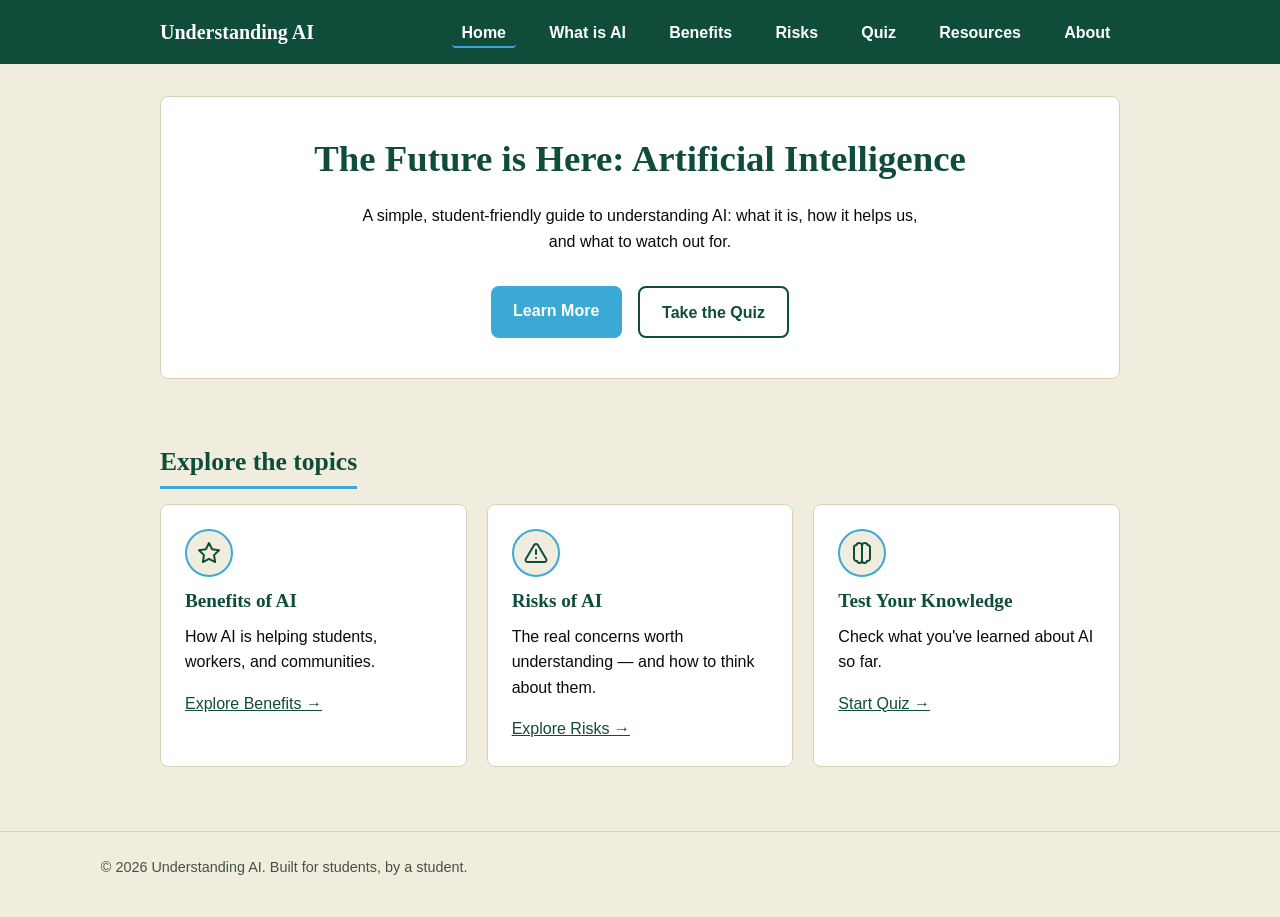
<file: index.html>
<!DOCTYPE html>
<html lang="en">
<head>
  <meta charset="UTF-8">
  <meta name="viewport" content="width=device-width, initial-scale=1.0">
  <title>Understanding AI | Home</title>
  <link rel="stylesheet" href="style.css">
</head>
<body>

  <header class="site-header">
    <nav class="nav" aria-label="Main navigation">
      <a href="index.html" class="nav__brand">Understanding AI</a>
      <ul class="nav__links">
        <li><a href="index.html" aria-current="page">Home</a></li>
        <li><a href="what-is-ai.html">What is AI</a></li>
        <li><a href="benefits.html">Benefits</a></li>
        <li><a href="risks.html">Risks</a></li>
        <li><a href="quiz.html">Quiz</a></li>
        <li><a href="resources.html">Resources</a></li>
        <li><a href="about.html">About</a></li>
      </ul>
    </nav>
  </header>

  <main>
    <!-- HERO -->
    <section class="hero">
      <h1>The Future is Here: Artificial Intelligence</h1>
      <p>A simple, student-friendly guide to understanding AI: what it is, how it helps us, and what to watch out for.</p>
      <div class="hero__actions">
        <a href="what-is-ai.html" class="btn">Learn More</a>
        <a href="quiz.html" class="btn btn--outline">Take the Quiz</a>
      </div>
    </section>

    <!-- TOPIC CARDS -->
    <section aria-labelledby="topics-heading">
      <h2 id="topics-heading">Explore the topics</h2>
      <div class="card-grid">

        <article class="card">
          <div class="card__icon" aria-hidden="true">
            <svg viewBox="0 0 24 24" fill="none" stroke-width="2" stroke-linecap="round" stroke-linejoin="round">
              <path d="m12 2 3.09 6.26L22 9.27l-5 4.87 1.18 6.88L12 17.77l-6.18 3.25L7 14.14 2 9.27l6.91-1.01L12 2Z"></path>
            </svg>
          </div>
          <h3>Benefits of AI</h3>
          <p>How AI is helping students, workers, and communities.</p>
          <a href="benefits.html">Explore Benefits &rarr;</a>
        </article>

        <article class="card">
          <div class="card__icon" aria-hidden="true">
            <svg viewBox="0 0 24 24" fill="none" stroke-width="2" stroke-linecap="round" stroke-linejoin="round">
              <path d="M10.29 3.86 1.82 18a2 2 0 0 0 1.71 3h16.94a2 2 0 0 0 1.71-3L13.71 3.86a2 2 0 0 0-3.42 0Z"></path>
              <path d="M12 9v4M12 17h.01"></path>
            </svg>
          </div>
          <h3>Risks of AI</h3>
          <p>The real concerns worth understanding — and how to think about them.</p>
          <a href="risks.html">Explore Risks &rarr;</a>
        </article>

        <article class="card">
          <div class="card__icon" aria-hidden="true">
            <svg viewBox="0 0 24 24" fill="none" stroke-width="2" stroke-linecap="round" stroke-linejoin="round">
              <path d="M9.5 2A2.5 2.5 0 0 1 12 4.5v15a2.5 2.5 0 0 1-4.96.44A2.5 2.5 0 0 1 4 17.5v-11A2.5 2.5 0 0 1 6.5 4a2.5 2.5 0 0 1 3-2Z"></path>
              <path d="M14.5 2A2.5 2.5 0 0 0 12 4.5v15a2.5 2.5 0 0 0 4.96.44A2.5 2.5 0 0 0 20 17.5v-11A2.5 2.5 0 0 0 17.5 4a2.5 2.5 0 0 0-3-2Z"></path>
            </svg>
          </div>
          <h3>Test Your Knowledge</h3>
          <p>Check what you've learned about AI so far.</p>
          <a href="quiz.html">Start Quiz &rarr;</a>
        </article>

      </div>
    </section>
  </main>

  <footer class="site-footer">
    <p>&copy; 2026 Understanding AI. Built for students, by a student.</p>
  </footer>

</body>
</html>
</file>
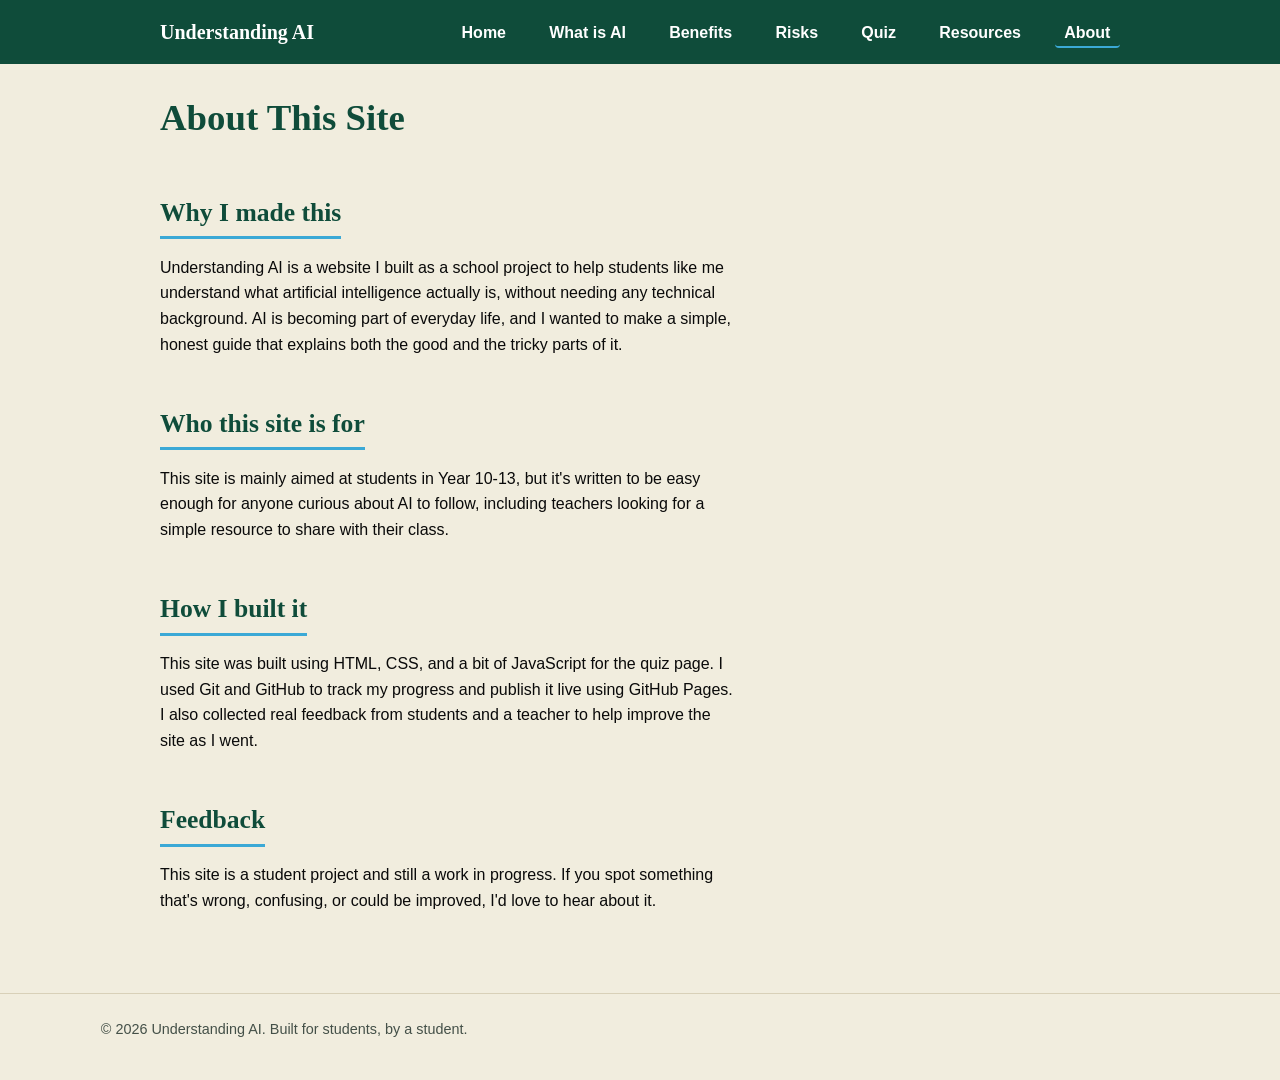
<file: about.html>
<!DOCTYPE html>
<html lang="en">
<head>
  <meta charset="UTF-8">
  <meta name="viewport" content="width=device-width, initial-scale=1.0">
  <title>About | Understanding AI</title>
  <link rel="stylesheet" href="style.css">
</head>
<body>
  <header class="site-header">
    <nav class="nav" aria-label="Main navigation">
      <a href="index.html" class="nav__brand">Understanding AI</a>
      <ul class="nav__links">
        <li><a href="index.html">Home</a></li>
        <li><a href="what-is-ai.html">What is AI</a></li>
        <li><a href="benefits.html">Benefits</a></li>
        <li><a href="risks.html">Risks</a></li>
        <li><a href="quiz.html">Quiz</a></li>
        <li><a href="resources.html">Resources</a></li>
        <li><a href="about.html" aria-current="page">About</a></li>
      </ul>
    </nav>
  </header>

  <main>
    <article>
      <h1>About This Site</h1>

      <section>
        <h2>Why I made this</h2>
        <p>Understanding AI is a website I built as a school project to help students like me
          understand what artificial intelligence actually is, without needing any technical
          background. AI is becoming part of everyday life, and I wanted to make a simple,
          honest guide that explains both the good and the tricky parts of it.</p>
      </section>

      <section>
        <h2>Who this site is for</h2>
        <p>This site is mainly aimed at students in Year 10-13, but it's written to be easy
          enough for anyone curious about AI to follow, including teachers looking for a
          simple resource to share with their class.</p>
      </section>

      <section>
        <h2>How I built it</h2>
        <p>This site was built using HTML, CSS, and a bit of JavaScript for the quiz page.
          I used Git and GitHub to track my progress and publish it live using GitHub Pages.
          I also collected real feedback from students and a teacher to help improve the site
          as I went.</p>
      </section>

      <section>
        <h2>Feedback</h2>
        <p>This site is a student project and still a work in progress. If you spot something
          that's wrong, confusing, or could be improved, I'd love to hear about it.</p>
      </section>
    </article>
  </main>

  <footer class="site-footer">
    <p>&copy; 2026 Understanding AI. Built for students, by a student.</p>
  </footer>
</body>
</html>
</file>
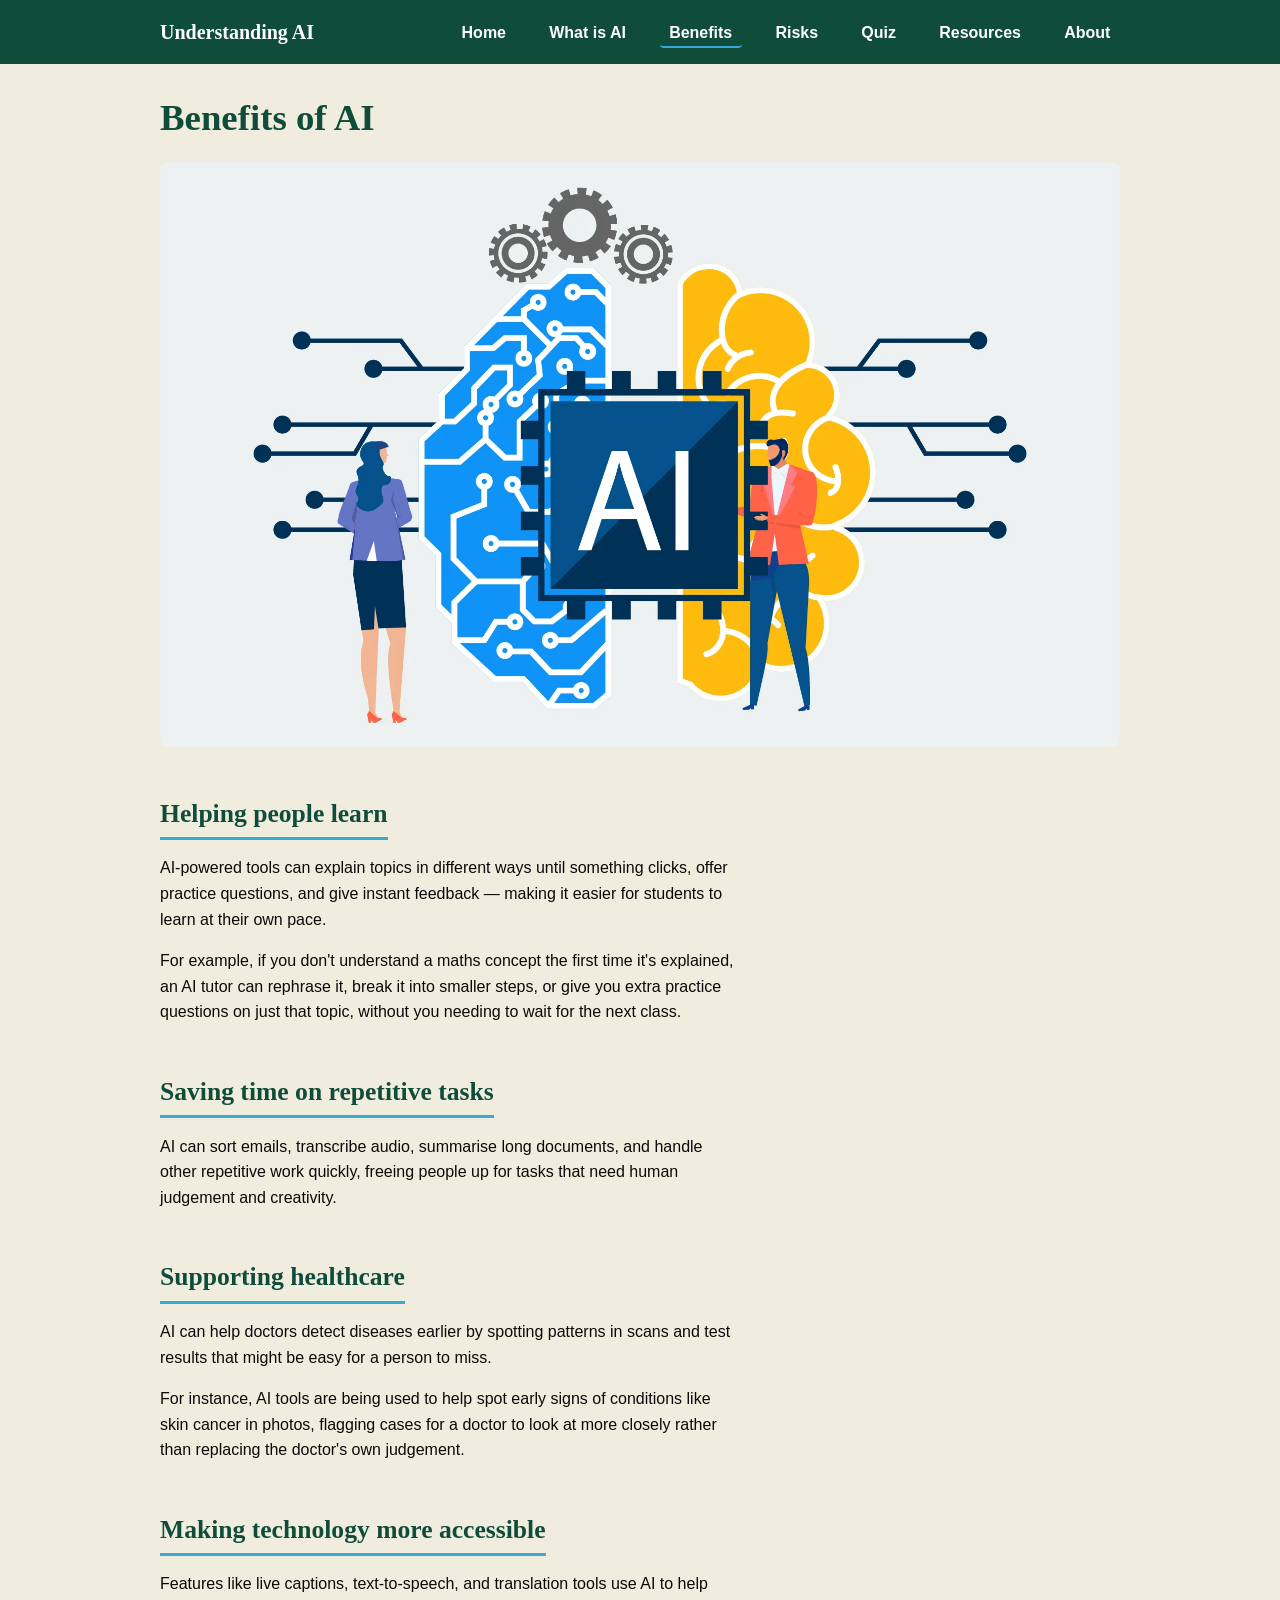
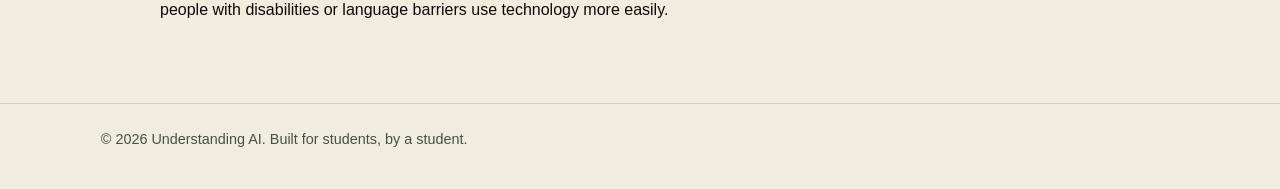
<file: benefits.html>
<!DOCTYPE html>
<html lang="en">
<head>
  <meta charset="UTF-8">
  <meta name="viewport" content="width=device-width, initial-scale=1.0">
  <title>Benefits of AI | Understanding AI</title>
  <link rel="stylesheet" href="style.css">
</head>
<body>

  <header class="site-header">
    <nav class="nav" aria-label="Main navigation">
      <a href="index.html" class="nav__brand">Understanding AI</a>
      <ul class="nav__links">
        <li><a href="index.html">Home</a></li>
        <li><a href="what-is-ai.html">What is AI</a></li>
        <li><a href="benefits.html" aria-current="page">Benefits</a></li>
        <li><a href="risks.html">Risks</a></li>
        <li><a href="quiz.html">Quiz</a></li>
        <li><a href="resources.html">Resources</a></li>
        <li><a href="about.html">About</a></li>
      </ul>
    </nav>
  </header>

  <main>
    <article>
      <h1>Benefits of AI</h1>
      <img src="images/ai-diagram.png" alt="Illustration of a man and woman standing beside a chip labelled AI, representing people working alongside artificial intelligence">

      <section>
        <h2>Helping people learn</h2>
        <p>AI-powered tools can explain topics in different ways until something
          clicks, offer practice questions, and give instant feedback — making it
          easier for students to learn at their own pace.</p>
        <p>For example, if you don't understand a maths concept the first time it's
          explained, an AI tutor can rephrase it, break it into smaller steps, or give
          you extra practice questions on just that topic, without you needing to wait
          for the next class.</p>
      </section>

      <section>
        <h2>Saving time on repetitive tasks</h2>
        <p>AI can sort emails, transcribe audio, summarise long documents, and
          handle other repetitive work quickly, freeing people up for tasks that
          need human judgement and creativity.</p>
      </section>

      <section>
        <h2>Supporting healthcare</h2>
        <p>AI can help doctors detect diseases earlier by spotting patterns in
          scans and test results that might be easy for a person to miss.</p>
        <p>For instance, AI tools are being used to help spot early signs of
          conditions like skin cancer in photos, flagging cases for a doctor to
          look at more closely rather than replacing the doctor's own judgement.</p>
      </section>

      <section>
        <h2>Making technology more accessible</h2>
        <p>Features like live captions, text-to-speech, and translation tools use
          AI to help people with disabilities or language barriers use technology
          more easily.</p>
      </section>
    </article>
  </main>

  <footer class="site-footer">
    <p>&copy; 2026 Understanding AI. Built for students, by a student.</p>
  </footer>

</body>
</html>
</file>
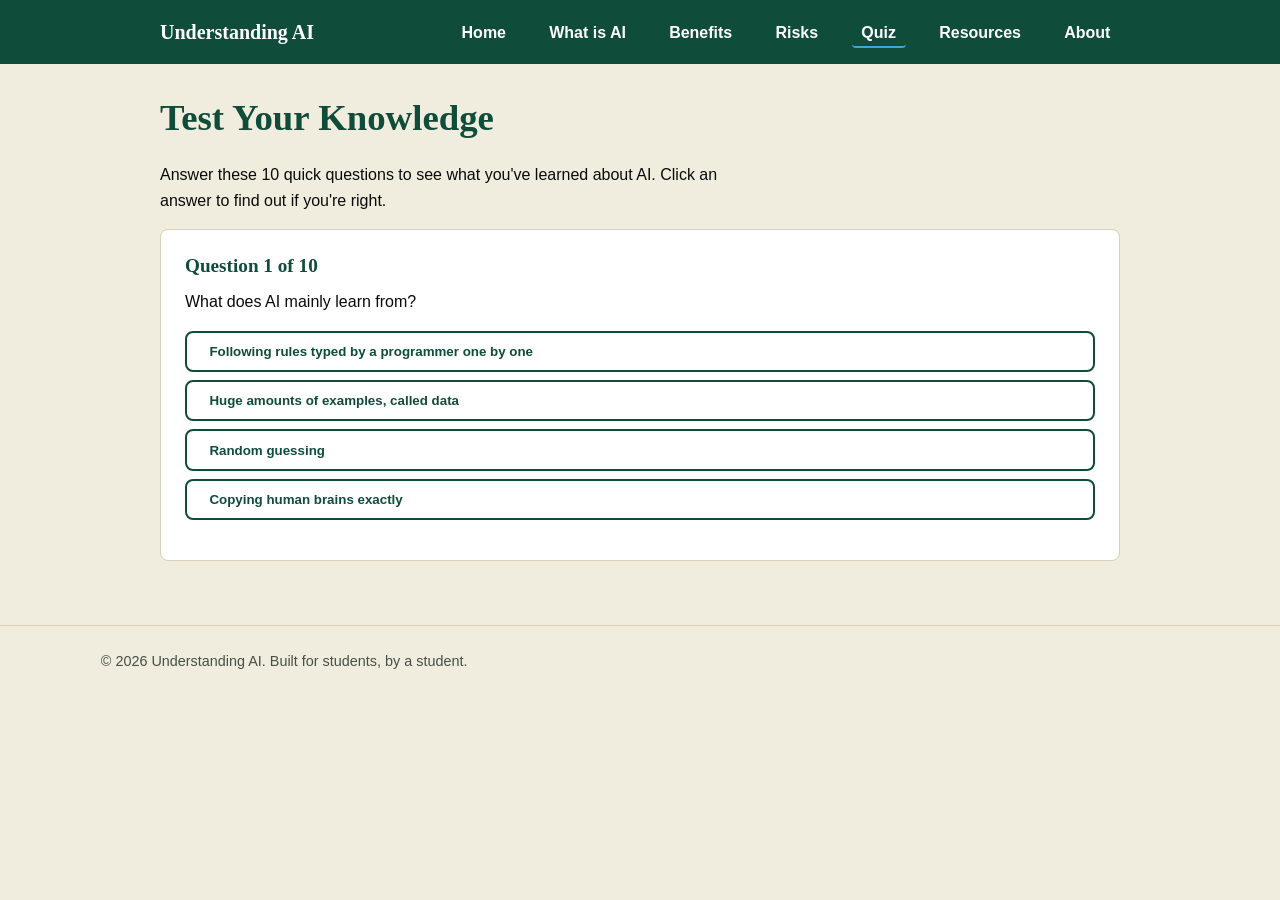
<file: quiz.html>
<!DOCTYPE html>
<html lang="en">
<head>
  <meta charset="UTF-8">
  <meta name="viewport" content="width=device-width, initial-scale=1.0">
  <title>Quiz | Understanding AI</title>
  <link rel="stylesheet" href="style.css">
</head>
<body>
  <header class="site-header">
    <nav class="nav" aria-label="Main navigation">
      <a href="index.html" class="nav__brand">Understanding AI</a>
      <ul class="nav__links">
        <li><a href="index.html">Home</a></li>
        <li><a href="what-is-ai.html">What is AI</a></li>
        <li><a href="benefits.html">Benefits</a></li>
        <li><a href="risks.html">Risks</a></li>
        <li><a href="quiz.html" aria-current="page">Quiz</a></li>
        <li><a href="resources.html">Resources</a></li>
        <li><a href="about.html">About</a></li>
      </ul>
    </nav>
  </header>

  <main>
    <article>
      <h1>Test Your Knowledge</h1>
      <p>Answer these 10 quick questions to see what you've learned about AI. Click an answer to find out if you're right.</p>

      <section id="quiz-app" aria-live="polite">
        <!-- Quiz questions are inserted here by JavaScript -->
      </section>

      <section id="quiz-result" class="hero" style="display:none;" aria-live="polite">
        <h2>Your Score</h2>
        <p id="score-text"></p>
        <div class="hero__actions">
          <button id="retry-btn" class="btn">Try Again</button>
          <a href="what-is-ai.html" class="btn btn--outline">Review What is AI</a>
        </div>
      </section>
    </article>
  </main>

  <footer class="site-footer">
    <p>&copy; 2026 Understanding AI. Built for students, by a student.</p>
  </footer>

  <script>
    const questions = [
      {
        question: "What does AI mainly learn from?",
        options: [
          "Following rules typed by a programmer one by one",
          "Huge amounts of examples, called data",
          "Random guessing",
          "Copying human brains exactly"
        ],
        correct: 1,
        explanation: "Most modern AI learns by finding patterns in large amounts of data, rather than following hand-typed rules."
      },
      {
        question: "Which of these is a real benefit of AI mentioned on this site?",
        options: [
          "It replaces the need for doctors completely",
          "It can help detect diseases earlier by spotting patterns in scans",
          "It guarantees no jobs will ever change",
          "It removes the need for data privacy laws"
        ],
        correct: 1,
        explanation: "AI can support (not replace) doctors by spotting patterns in scans and test results."
      },
      {
        question: "Why can AI sometimes be unfair or biased?",
        options: [
          "Because computers are naturally mean",
          "Because it learns from data made by humans, which can contain unfair patterns",
          "Because it's designed to be biased on purpose",
          "Because it doesn't use any data at all"
        ],
        correct: 1,
        explanation: "AI learns from human-created data, so it can pick up and repeat existing unfair patterns without meaning to."
      },
      {
        question: "What's a privacy concern with AI mentioned on this site?",
        options: [
          "AI never uses any personal data",
          "AI tools are often trained on large amounts of personal data",
          "AI only works offline",
          "AI cannot access the internet"
        ],
        correct: 1,
        explanation: "Many AI tools are trained on large amounts of personal data, raising questions about ownership and use."
      },
      {
        question: "Which of these is an everyday example of AI you might already use?",
        options: [
          "A voice assistant on your phone",
          "A wooden pencil",
          "A paper map",
          "A landline telephone"
        ],
        correct: 0,
        explanation: "Voice assistants, spelling suggestions, and photo filters are everyday AI already in your pocket."
      },
      {
        question: "What's the difference between machine learning and generative AI?",
        options: [
          "There's no real difference, they're the same thing",
          "Machine learning improves by looking at examples; generative AI creates new content like text or images",
          "Machine learning is newer than generative AI",
          "Generative AI can only work with numbers"
        ],
        correct: 1,
        explanation: "Machine learning improves from examples (like spam filters), while generative AI creates new content based on patterns it learned, like chatbots or AI art tools."
      },
      {
        question: "In the hiring example on this site, why might an AI unfairly favour certain candidates?",
        options: [
          "Because it was trained mostly on past resumes from one group of people",
          "Because AI always prefers candidates with common names",
          "Because it randomly picks favourites",
          "Because it can't read resumes at all"
        ],
        correct: 0,
        explanation: "If an AI is trained mostly on one type of past resume, it can unintentionally favour similar candidates in future, even without meaning to."
      },
      {
        question: "What is a 'deepfake'?",
        options: [
          "A type of computer virus",
          "An AI-generated video or audio that makes it look or sound like someone said something they didn't",
          "A very old AI model",
          "A nickname for a broken AI"
        ],
        correct: 1,
        explanation: "Deepfakes are AI-generated media that can make it look or sound like someone said something they never actually said, which is why checking sources matters."
      },
      {
        question: "According to the healthcare example, how does AI help doctors with something like skin cancer detection?",
        options: [
          "It fully replaces the doctor's diagnosis",
          "It flags possible cases for a doctor to look at more closely",
          "It only works on animals, not humans",
          "It cannot be used for healthcare at all"
        ],
        correct: 1,
        explanation: "AI flags cases that need a closer look, supporting the doctor's judgement rather than replacing it."
      },
      {
        question: "Why might saving your messages with an AI chatbot be a privacy concern?",
        options: [
          "Chatbots never save any messages",
          "The chatbot might store personal details you didn't realise were being saved",
          "It's illegal to talk to chatbots",
          "Messages are always deleted immediately"
        ],
        correct: 1,
        explanation: "Some AI chatbots and apps store your messages, which could include personal details you didn't realise were being saved or potentially used to improve the AI."
      }
    ];

    let currentQuestion = 0;
    let score = 0;

    const quizApp = document.getElementById('quiz-app');
    const resultSection = document.getElementById('quiz-result');
    const scoreText = document.getElementById('score-text');
    const retryBtn = document.getElementById('retry-btn');

    function renderQuestion() {
      const q = questions[currentQuestion];
      quizApp.innerHTML = `
        <div class="card" style="max-width: 100%;">
          <h3>Question ${currentQuestion + 1} of ${questions.length}</h3>
          <p>${q.question}</p>
          <div id="options"></div>
          <p id="feedback" style="margin-top: 1rem; font-weight: 700;"></p>
          <button id="next-btn" class="btn" style="display:none; margin-top: 1rem;">
            ${currentQuestion === questions.length - 1 ? 'See Score' : 'Next Question'}
          </button>
        </div>
      `;

      const optionsDiv = document.getElementById('options');
      q.options.forEach((option, index) => {
        const btn = document.createElement('button');
        btn.textContent = option;
        btn.className = 'btn btn--outline';
        btn.style.display = 'block';
        btn.style.width = '100%';
        btn.style.textAlign = 'left';
        btn.style.marginTop = '0.5rem';
        btn.addEventListener('click', () => selectAnswer(index));
        optionsDiv.appendChild(btn);
      });
    }

    function selectAnswer(index) {
      const q = questions[currentQuestion];
      const feedback = document.getElementById('feedback');
      const optionButtons = document.querySelectorAll('#options button');

      optionButtons.forEach(btn => btn.disabled = true);

      if (index === q.correct) {
        score++;
        feedback.textContent = "Correct! " + q.explanation;
        feedback.style.color = '#0F4C3A';
      } else {
        feedback.textContent = "Not quite. " + q.explanation;
        feedback.style.color = '#B3261E';
      }

      document.getElementById('next-btn').style.display = 'inline-block';
    }

    quizApp.addEventListener('click', (e) => {
      if (e.target && e.target.id === 'next-btn') {
        currentQuestion++;
        if (currentQuestion < questions.length) {
          renderQuestion();
        } else {
          showResults();
        }
      }
    });

    function showResults() {
      quizApp.style.display = 'none';
      resultSection.style.display = 'block';
      scoreText.textContent = `You got ${score} out of ${questions.length} correct!`;
    }

    retryBtn.addEventListener('click', () => {
      currentQuestion = 0;
      score = 0;
      quizApp.style.display = 'block';
      resultSection.style.display = 'none';
      renderQuestion();
    });

    renderQuestion();
  </script>
</body>
</html>
</file>
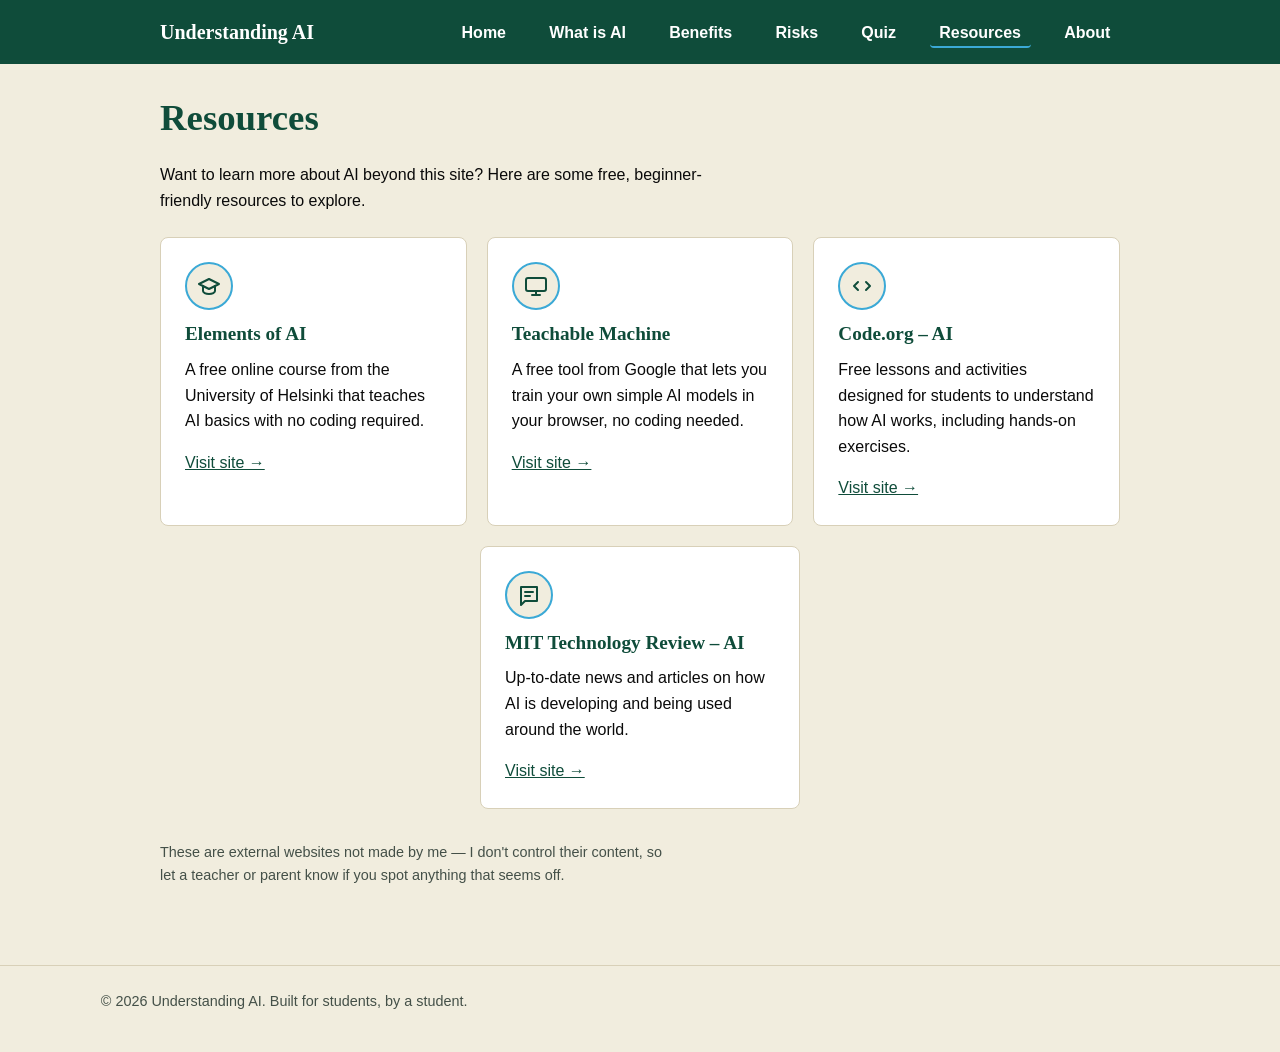
<file: resources.html>
<!DOCTYPE html>
<html lang="en">
<head>
  <meta charset="UTF-8">
  <meta name="viewport" content="width=device-width, initial-scale=1.0">
  <title>Resources | Understanding AI</title>
  <link rel="stylesheet" href="style.css">
</head>
<body>
  <header class="site-header">
    <nav class="nav" aria-label="Main navigation">
      <a href="index.html" class="nav__brand">Understanding AI</a>
      <ul class="nav__links">
        <li><a href="index.html">Home</a></li>
        <li><a href="what-is-ai.html">What is AI</a></li>
        <li><a href="benefits.html">Benefits</a></li>
        <li><a href="risks.html">Risks</a></li>
        <li><a href="quiz.html">Quiz</a></li>
        <li><a href="resources.html" aria-current="page">Resources</a></li>
        <li><a href="about.html">About</a></li>
      </ul>
    </nav>
  </header>

  <main>
    <article>
      <h1>Resources</h1>
      <p>Want to learn more about AI beyond this site? Here are some free, beginner-friendly resources to explore.</p>

      <div class="card-grid" style="margin-top: 1.5rem;">

        <article class="card">
          <div class="card__icon" aria-hidden="true">
            <svg viewBox="0 0 24 24" fill="none" stroke-width="2" stroke-linecap="round" stroke-linejoin="round">
              <path d="M22 10 12 5 2 10l10 5 10-5Z"></path>
              <path d="M6 12v5c0 1.5 2.5 3 6 3s6-1.5 6-3v-5"></path>
            </svg>
          </div>
          <h3>Elements of AI</h3>
          <p>A free online course from the University of Helsinki that teaches AI basics with no coding required.</p>
          <a href="https://www.elementsofai.com/" target="_blank" rel="noopener">Visit site &rarr;</a>
        </article>

        <article class="card">
          <div class="card__icon" aria-hidden="true">
            <svg viewBox="0 0 24 24" fill="none" stroke-width="2" stroke-linecap="round" stroke-linejoin="round">
              <rect x="2" y="4" width="20" height="13" rx="2"></rect>
              <path d="M8 21h8M12 17v4"></path>
            </svg>
          </div>
          <h3>Teachable Machine</h3>
          <p>A free tool from Google that lets you train your own simple AI models in your browser, no coding needed.</p>
          <a href="https://teachablemachine.withgoogle.com/" target="_blank" rel="noopener">Visit site &rarr;</a>
        </article>

        <article class="card">
          <div class="card__icon" aria-hidden="true">
            <svg viewBox="0 0 24 24" fill="none" stroke-width="2" stroke-linecap="round" stroke-linejoin="round">
              <path d="m8 8-4 4 4 4M16 8l4 4-4 4"></path>
            </svg>
          </div>
          <h3>Code.org – AI</h3>
          <p>Free lessons and activities designed for students to understand how AI works, including hands-on exercises.</p>
          <a href="https://code.org/ai" target="_blank" rel="noopener">Visit site &rarr;</a>
        </article>

        <article class="card">
          <div class="card__icon" aria-hidden="true">
            <svg viewBox="0 0 24 24" fill="none" stroke-width="2" stroke-linecap="round" stroke-linejoin="round">
              <path d="M4 4h16v14H8l-4 4V4Z"></path>
              <path d="M8 9h8M8 13h5"></path>
            </svg>
          </div>
          <h3>MIT Technology Review – AI</h3>
          <p>Up-to-date news and articles on how AI is developing and being used around the world.</p>
          <a href="https://www.technologyreview.com/topic/artificial-intelligence/" target="_blank" rel="noopener">Visit site &rarr;</a>
        </article>

      </div>

      <p style="margin-top: 2rem; font-size: 0.9rem; color: #445048;">
        These are external websites not made by me — I don't control their content, so let a teacher or parent know if you spot anything that seems off.
      </p>
    </article>
  </main>

  <footer class="site-footer">
    <p>&copy; 2026 Understanding AI. Built for students, by a student.</p>
  </footer>
</body>
</html>
</file>
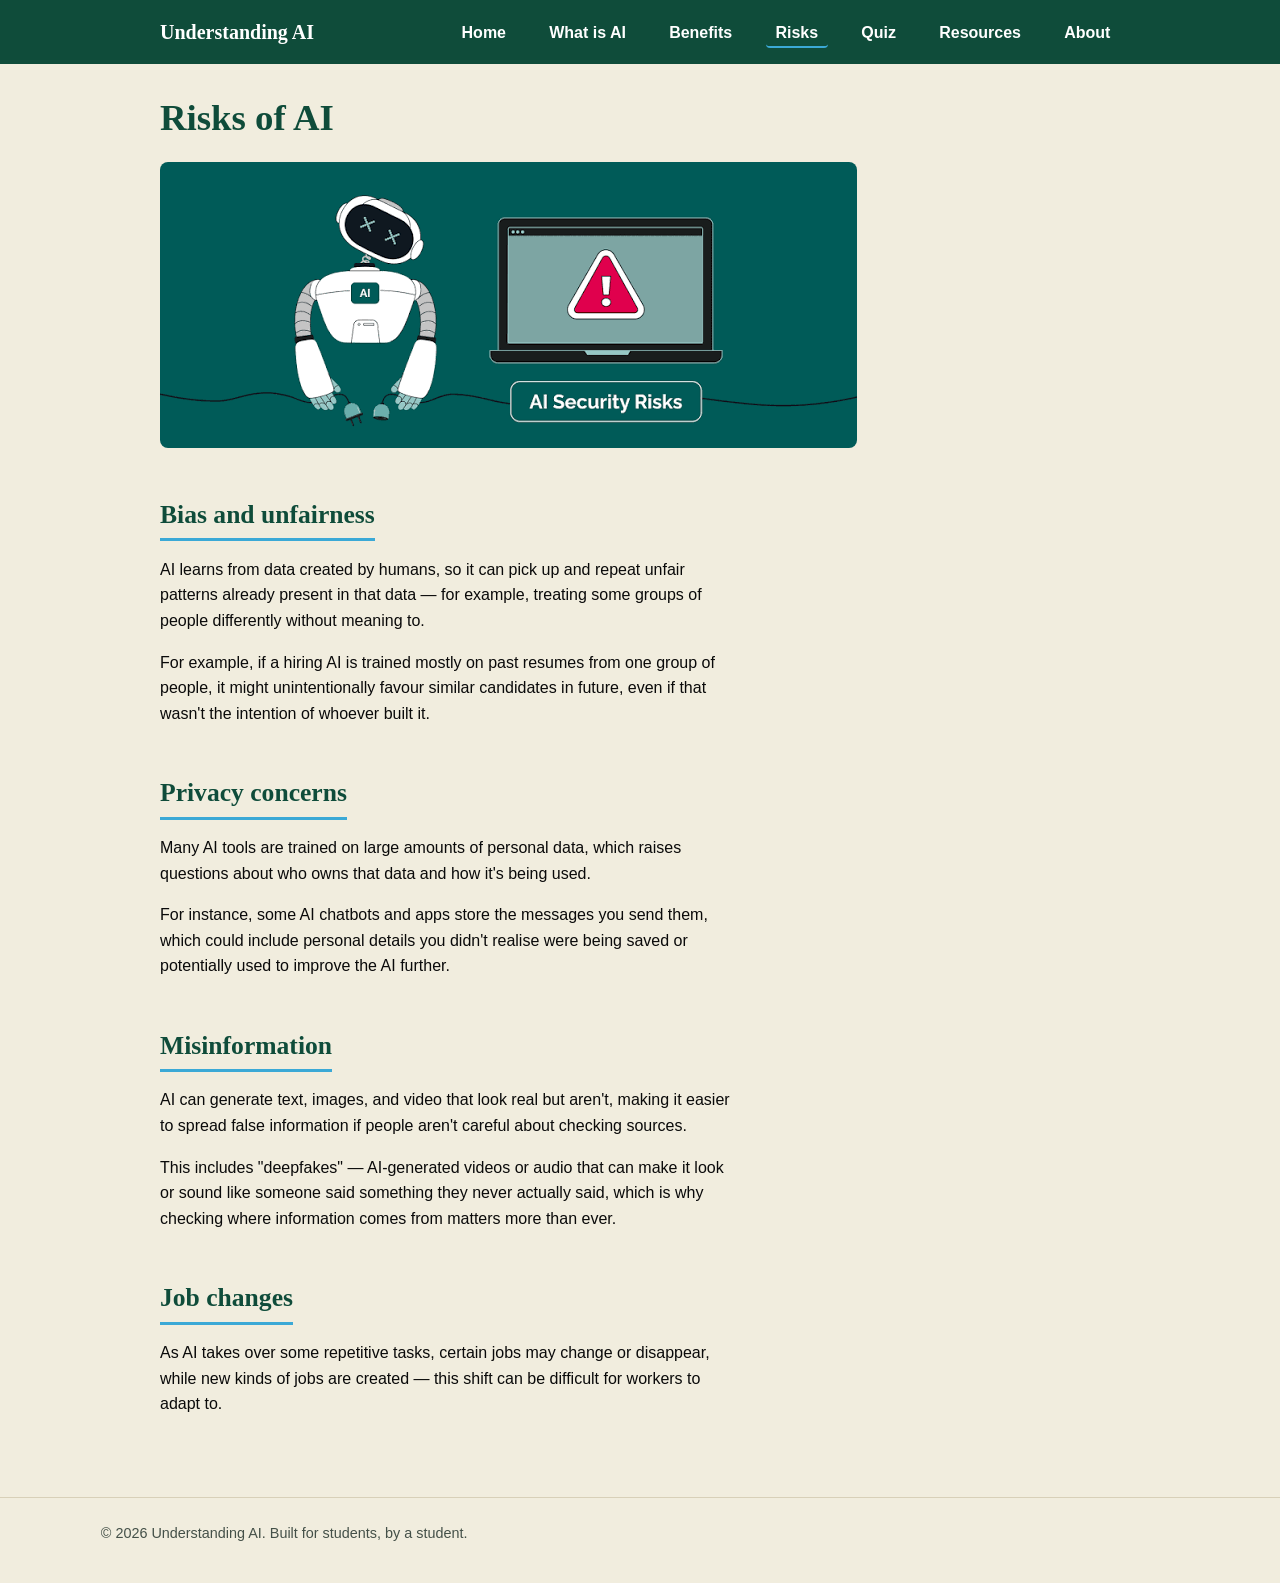
<file: risks.html>
<!DOCTYPE html>
<html lang="en">
<head>
  <meta charset="UTF-8">
  <meta name="viewport" content="width=device-width, initial-scale=1.0">
  <title>Risks of AI | Understanding AI</title>
  <link rel="stylesheet" href="style.css">
</head>
<body>

  <header class="site-header">
    <nav class="nav" aria-label="Main navigation">
      <a href="index.html" class="nav__brand">Understanding AI</a>
      <ul class="nav__links">
        <li><a href="index.html">Home</a></li>
        <li><a href="what-is-ai.html">What is AI</a></li>
        <li><a href="benefits.html">Benefits</a></li>
        <li><a href="risks.html" aria-current="page">Risks</a></li>
        <li><a href="quiz.html">Quiz</a></li>
        <li><a href="resources.html">Resources</a></li>
        <li><a href="about.html">About</a></li>
      </ul>
    </nav>
  </header>

  <main>
    <article>
      <h1>Risks of AI</h1>
      <img src="images/ai-security-risks.png" alt="Illustration of a robot slumped over next to a laptop showing a security warning triangle, labelled AI Security Risks">

      <section>
        <h2>Bias and unfairness</h2>
        <p>AI learns from data created by humans, so it can pick up and repeat
          unfair patterns already present in that data — for example, treating
          some groups of people differently without meaning to.</p>
        <p>For example, if a hiring AI is trained mostly on past resumes from one
          group of people, it might unintentionally favour similar candidates in
          future, even if that wasn't the intention of whoever built it.</p>
      </section>

      <section>
        <h2>Privacy concerns</h2>
        <p>Many AI tools are trained on large amounts of personal data, which
          raises questions about who owns that data and how it's being used.</p>
        <p>For instance, some AI chatbots and apps store the messages you send
          them, which could include personal details you didn't realise were
          being saved or potentially used to improve the AI further.</p>
      </section>

      <section>
        <h2>Misinformation</h2>
        <p>AI can generate text, images, and video that look real but aren't,
          making it easier to spread false information if people aren't careful
          about checking sources.</p>
        <p>This includes "deepfakes" — AI-generated videos or audio that can make
          it look or sound like someone said something they never actually said,
          which is why checking where information comes from matters more than ever.</p>
      </section>

      <section>
        <h2>Job changes</h2>
        <p>As AI takes over some repetitive tasks, certain jobs may change or
          disappear, while new kinds of jobs are created — this shift can be
          difficult for workers to adapt to.</p>
      </section>
    </article>
  </main>

  <footer class="site-footer">
    <p>&copy; 2026 Understanding AI. Built for students, by a student.</p>
  </footer>

</body>
</html>
</file>
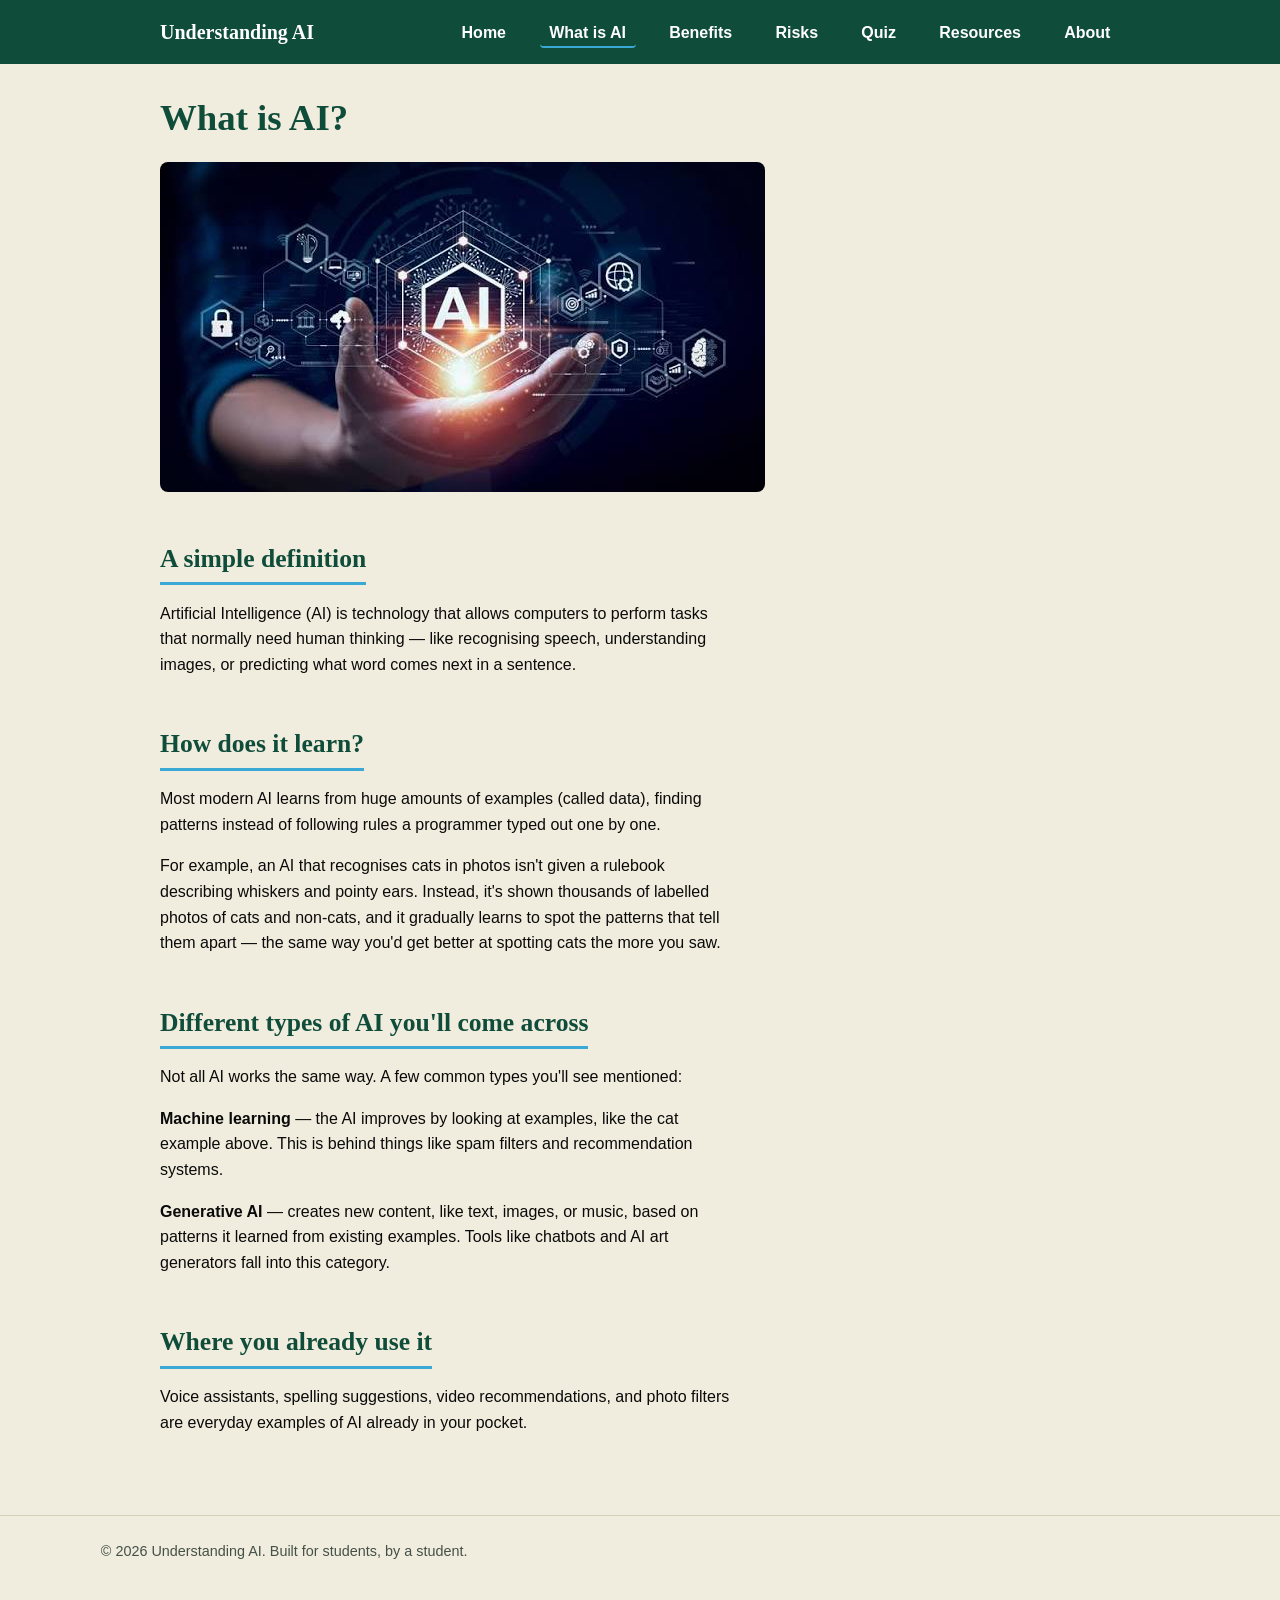
<file: what-is-ai.html>
<!DOCTYPE html>
<html lang="en">
<head>
  <meta charset="UTF-8">
  <meta name="viewport" content="width=device-width, initial-scale=1.0">
  <title>What is AI | Understanding AI</title>
  <link rel="stylesheet" href="style.css">
</head>
<body>

  <header class="site-header">
    <nav class="nav" aria-label="Main navigation">
      <a href="index.html" class="nav__brand">Understanding AI</a>
      <ul class="nav__links">
        <li><a href="index.html">Home</a></li>
        <li><a href="what-is-ai.html" aria-current="page">What is AI</a></li>
        <li><a href="benefits.html">Benefits</a></li>
        <li><a href="risks.html">Risks</a></li>
        <li><a href="quiz.html">Quiz</a></li>
        <li><a href="resources.html">Resources</a></li>
        <li><a href="about.html">About</a></li>
      </ul>
    </nav>
  </header>

  <main>
    <article>
      <h1>What is AI?</h1>
      <img src="images/ai-hand.jpg" alt="A hand holding a glowing hexagon labelled AI, surrounded by icons of technology, data, and security">

      <section>
        <h2>A simple definition</h2>
        <p>Artificial Intelligence (AI) is technology that allows computers to perform
          tasks that normally need human thinking — like recognising speech, understanding
          images, or predicting what word comes next in a sentence.</p>
      </section>

      <section>
        <h2>How does it learn?</h2>
        <p>Most modern AI learns from huge amounts of examples (called data), finding
          patterns instead of following rules a programmer typed out one by one.</p>
        <p>For example, an AI that recognises cats in photos isn't given a rulebook
          describing whiskers and pointy ears. Instead, it's shown thousands of labelled
          photos of cats and non-cats, and it gradually learns to spot the patterns that
          tell them apart — the same way you'd get better at spotting cats the more you saw.</p>
      </section>

      <section>
        <h2>Different types of AI you'll come across</h2>
        <p>Not all AI works the same way. A few common types you'll see mentioned:</p>
        <p><strong>Machine learning</strong> — the AI improves by looking at examples,
          like the cat example above. This is behind things like spam filters and
          recommendation systems.</p>
        <p><strong>Generative AI</strong> — creates new content, like text, images,
          or music, based on patterns it learned from existing examples. Tools like
          chatbots and AI art generators fall into this category.</p>
      </section>

      <section>
        <h2>Where you already use it</h2>
        <p>Voice assistants, spelling suggestions, video recommendations, and photo
          filters are everyday examples of AI already in your pocket.</p>
      </section>
    </article>
  </main>

  <footer class="site-footer">
    <p>&copy; 2026 Understanding AI. Built for students, by a student.</p>
  </footer>

</body>
</html>
</file>
<file: style.css>
/* =========================================
   1. DESIGN TOKENS — from approved moodboard
      (deep green / black / cream / sky blue)
   ========================================= */
:root {
  --color-bg: #F1EDDE;         /* warm cream — page background */
  --color-surface: #FFFFFF;    /* card/box background */
  --color-text: #0A0A0A;       /* near-black — body text */
  --color-primary: #0F4C3A;    /* deep green — nav, headings */
  --color-accent: #3BA9D6;     /* sky blue — buttons, highlights */
  --color-border: #D8D0B8;

  --font-heading: "Georgia", "Times New Roman", serif;
  --font-body: "Segoe UI", Arial, sans-serif;

  --radius: 8px;
  --max-width: 1000px;
}

/* =========================================
   2. RESET / BASE
   ========================================= */
* { box-sizing: border-box; margin: 0; padding: 0; }

body {
  font-family: var(--font-body);
  background: var(--color-bg);
  color: var(--color-text);
  line-height: 1.6;
  font-size: 16px;
}

/* Feedback #1: bolder, more prominent titles */
h1, h2, h3 {
  font-family: var(--font-heading);
  color: var(--color-primary);
  font-weight: 700;
  line-height: 1.2;
  margin-bottom: 0.6em;
}

h1 { font-size: 2.3rem; }

h2 {
  font-size: 1.6rem;
  margin-top: 1.4em;
  padding-bottom: 0.3em;
  border-bottom: 3px solid var(--color-accent); /* bold underline highlight */
  display: inline-block;
}

h3 { font-size: 1.2rem; }

p  { margin-bottom: 1em; max-width: 65ch; }

a { color: var(--color-primary); }
a:focus, button:focus { outline: 3px solid var(--color-accent); outline-offset: 2px; }

/* Images always scale to fit their container, never overflow */
img {
  max-width: 100%;
  height: auto;
  display: block;
  border-radius: var(--radius);
  margin: 1rem 0;
}

/* =========================================
   3. NAVIGATION — identical on every page
   ========================================= */
.site-header {
  background: var(--color-primary);
}

.nav {
  max-width: var(--max-width);
  margin: 0 auto;
  display: flex;
  align-items: center;
  justify-content: space-between;
  padding: 1rem 1.25rem;
}

.nav__brand {
  color: #fff;
  font-family: var(--font-heading);
  font-weight: 700;
  font-size: 1.25rem;
  text-decoration: none;
}

.nav__links {
  list-style: none;
  display: flex;
  gap: 1.5rem;
  flex-wrap: wrap;
}

.nav__links a {
  color: #fff;
  text-decoration: none;
  font-weight: 600;
  padding: 0.35rem 0.6rem;
  border-bottom: 2px solid transparent;
  border-radius: 4px;
  transition: background-color 0.2s ease, border-color 0.2s ease;
}

.nav__links a:hover {
  background-color: rgba(255, 255, 255, 0.12);
  border-bottom-color: var(--color-accent);
}

.nav__links a[aria-current="page"] {
  border-bottom-color: var(--color-accent);
}

/* =========================================
   4. LAYOUT
   ========================================= */
main {
  max-width: var(--max-width);
  margin: 0 auto;
  padding: 2rem 1.25rem 4rem;
}

.hero {
  background: var(--color-surface);
  border: 1px solid var(--color-border);
  border-radius: var(--radius);
  padding: 2.5rem 1.5rem;
  margin-bottom: 2rem;
  text-align: center;
  display: flex;
  flex-direction: column;
  align-items: center;
}

.hero p {
  margin-left: auto;
  margin-right: auto;
}

.hero__actions {
  display: flex;
  gap: 1rem;
  justify-content: center;
  flex-wrap: wrap;
  margin-top: 1rem;
}

/* STATS BAR */
.stats {
  display: flex;
  justify-content: center;
  gap: 3rem;
  flex-wrap: wrap;
  margin-top: 3rem;
  padding: 2rem 1rem;
  border-top: 1px solid var(--color-border);
  text-align: center;
}

.stat__number {
  display: block;
  font-family: var(--font-heading);
  font-size: 1.8rem;
  font-weight: 700;
  color: var(--color-primary);
}

.stat__label {
  display: block;
  font-size: 0.9rem;
  color: #445048;
}

/* Feedback #2: middle box wasn't centred.
   Switched to flexbox with justify-content: center
   so the row always stays centred, even if cards
   don't perfectly fill the row width. */
.card-grid {
  display: flex;
  flex-wrap: wrap;
  justify-content: center;
  gap: 1.25rem;
}

.card {
  background: var(--color-surface);
  border: 1px solid var(--color-border);
  border-radius: var(--radius);
  padding: 1.5rem;
  flex: 1 1 280px;   /* grow/shrink but don't go below 280px */
  max-width: 320px;
}

.card__icon {
  width: 48px;
  height: 48px;
  border-radius: 50%;
  background: var(--color-bg);
  border: 2px solid var(--color-accent);
  display: flex;
  align-items: center;
  justify-content: center;
  margin-bottom: 0.75rem;
}

.card__icon svg {
  width: 24px;
  height: 24px;
  stroke: var(--color-primary);
}

/* =========================================
   5. BUTTONS — same everywhere (Consistency)
   ========================================= */
.btn {
  display: inline-block;
  background: var(--color-accent);
  color: #fff;
  font-weight: 700;
  text-decoration: none;
  padding: 0.7rem 1.4rem;
  border: none;
  border-radius: var(--radius);
  cursor: pointer;
}

.btn:hover { opacity: 0.9; }

.btn--outline {
  background: transparent;
  border: 2px solid var(--color-primary);
  color: var(--color-primary);
}

/* =========================================
   6. FOOTER
   ========================================= */
.site-footer {
  border-top: 1px solid var(--color-border);
  text-align: center;
  padding: 1.5rem;
  font-size: 0.9rem;
  color: #445048;
}

/* =========================================
   7. RESPONSIVE DESIGN
   ========================================= */
@media (max-width: 768px) {
  .card { flex: 1 1 45%; }
}

@media (max-width: 480px) {
  .nav { flex-direction: column; gap: 0.75rem; align-items: flex-start; }
  .nav__links { flex-direction: column; gap: 0.6rem; width: 100%; }
  .card { flex: 1 1 100%; max-width: 100%; }
  h1 { font-size: 1.7rem; }
}
</file>
